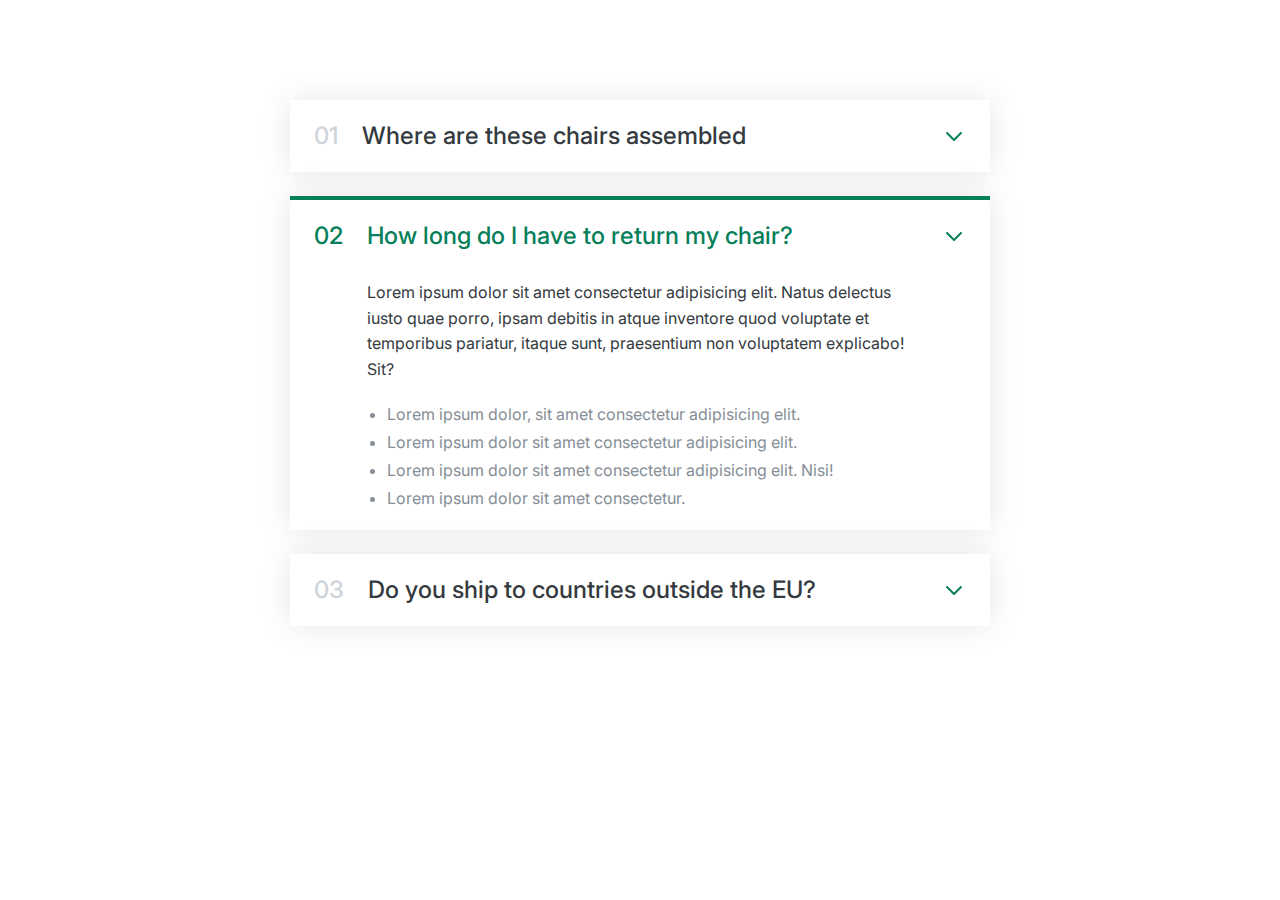
<file: Components/01-accordion.html>
<!DOCTYPE html>
<html lang="en">
  <head>
    <meta charset="UTF-8" />
    <meta http-equiv="X-UA-Compatible" content="IE=edge" />
    <meta name="viewport" content="width=device-width, initial-scale=1.0" />
    <title>Accordion Component</title>

    <!-- <link rel="preconnect" href="https://fonts.googleapis.com" />
    <link rel="preconnect" href="https://fonts.gstatic.com" crossorigin /> -->
    <link
      href="https://fonts.googleapis.com/css2?family=Inter:wght@400;500;700&display=swap"
      rel="stylesheet"
    />

    <style>
      /*
      SPACING SYSTEM (px)
      2 / 4 / 8 / 12 / 16 / 24 / 32 / 48 / 64 / 80 / 96 / 128

      FONT SIZE SYSTEM (px)
      10 / 12 / 14 / 16 / 18 / 20 / 24 / 30 / 36 / 44 / 52 / 62 / 74 / 86 / 98
      */

      /*
      MAIN COLOR: #087f5b
      GREY COLOR: #343a40
      */

      * {
        margin: 0;
        padding: 0;
        box-sizing: border-box;
      }

      /* ------------------------ */
      /* GENERAL STYLES */
      /* ------------------------ */
      body {
        font-family: "Inter", sans-serif;
        color: #343a40;
        line-height: 1;
      }

      .accordion {
        width: 700px;
        margin: 100px auto;

        display: flex;
        flex-direction: column;
        gap: 24px;
      }

      .item {
        box-shadow: 0 0 32px rgba(0, 0, 0, 0.1);
        padding: 24px;
        display: grid;
        grid-template-columns: auto 1fr auto;
        column-gap: 24px;
        row-gap: 32px;
        align-items: center;
      }
      .number,
      .text {
        font-size: 24px;
        font-weight: 500;
        /* color: #087f5b; */
      }

      .number {
        color: #ced4da;
      }

      .icon {
        width: 24px;
        stroke: #087f5b;
      }

      .hidden-box {
        grid-column: 2 /3;
        display: none;
      }

      .hidden-box p {
        line-height: 1.6;
        margin-bottom: 24px;
      }

      .hidden-box ul {
        color: #868e96;
        margin-left: 20px;
        display: flex;
        flex-direction: column;
        gap: 12px;
      }

      /* OPEN STATE */
      .open {
        border-top: 4px solid #087f5b;
      }

      .open .hidden-box {
        display: block;
      }

      .open .number,
      .open .text {
        color: #087f5b;
      }
    </style>
  </head>
  <body>
    <div class="accordion">
      <div class="item">
        <p class="number">01</p>
        <p class="text">Where are these chairs assembled</p>
        <svg
          xmlns="http://www.w3.org/2000/svg"
          class="icon"
          fill="none"
          viewBox="0 0 24 24"
          stroke="currentColor"
        >
          <path
            stroke-linecap="round"
            stroke-linejoin="round"
            stroke-width="2"
            d="M19 9l-7 7-7-7"
          />
        </svg>
        <div class="hidden-box">
          <p>
            Lorem ipsum dolor sit amet consectetur adipisicing elit. Natus
            delectus iusto quae porro, ipsam debitis in atque inventore quod
            voluptate et temporibus pariatur, itaque sunt, praesentium non
            voluptatem explicabo! Sit?
          </p>
          <ul>
            <li>Lorem ipsum dolor, sit amet consectetur adipisicing elit.</li>
            <li>Lorem ipsum dolor sit amet consectetur adipisicing elit.</li>
            <li>
              Lorem ipsum dolor sit amet consectetur adipisicing elit. Nisi!
            </li>
            <li>Lorem ipsum dolor sit amet consectetur.</li>
          </ul>
        </div>
      </div>

      <div class="item open">
        <p class="number">02</p>
        <p class="text">How long do I have to return my chair?</p>
        <svg
          xmlns="http://www.w3.org/2000/svg"
          class="icon"
          fill="none"
          viewBox="0 0 24 24"
          stroke="currentColor"
        >
          <path
            stroke-linecap="round"
            stroke-linejoin="round"
            stroke-width="2"
            d="M19 9l-7 7-7-7"
          />
        </svg>
        <div class="hidden-box">
          <p>
            Lorem ipsum dolor sit amet consectetur adipisicing elit. Natus
            delectus iusto quae porro, ipsam debitis in atque inventore quod
            voluptate et temporibus pariatur, itaque sunt, praesentium non
            voluptatem explicabo! Sit?
          </p>
          <ul>
            <li>Lorem ipsum dolor, sit amet consectetur adipisicing elit.</li>
            <li>Lorem ipsum dolor sit amet consectetur adipisicing elit.</li>
            <li>
              Lorem ipsum dolor sit amet consectetur adipisicing elit. Nisi!
            </li>
            <li>Lorem ipsum dolor sit amet consectetur.</li>
          </ul>
        </div>
      </div>

      <div class="item">
        <p class="number">03</p>
        <p class="text">Do you ship to countries outside the EU?</p>
        <svg
          xmlns="http://www.w3.org/2000/svg"
          class="icon"
          fill="none"
          viewBox="0 0 24 24"
          stroke="currentColor"
        >
          <path
            stroke-linecap="round"
            stroke-linejoin="round"
            stroke-width="2"
            d="M19 9l-7 7-7-7"
          />
        </svg>
        <div class="hidden-box">
          <p>
            Lorem ipsum dolor sit amet consectetur adipisicing elit. Natus
            delectus iusto quae porro, ipsam debitis in atque inventore quod
            voluptate et temporibus pariatur, itaque sunt, praesentium non
            voluptatem explicabo! Sit?
          </p>
          <ul>
            <li>Lorem ipsum dolor, sit amet consectetur adipisicing elit.</li>
            <li>Lorem ipsum dolor sit amet consectetur adipisicing elit.</li>
            <li>
              Lorem ipsum dolor sit amet consectetur adipisicing elit. Nisi!
            </li>
            <li>Lorem ipsum dolor sit amet consectetur.</li>
          </ul>
        </div>
      </div>
    </div>
  </body>
</html>
</file>
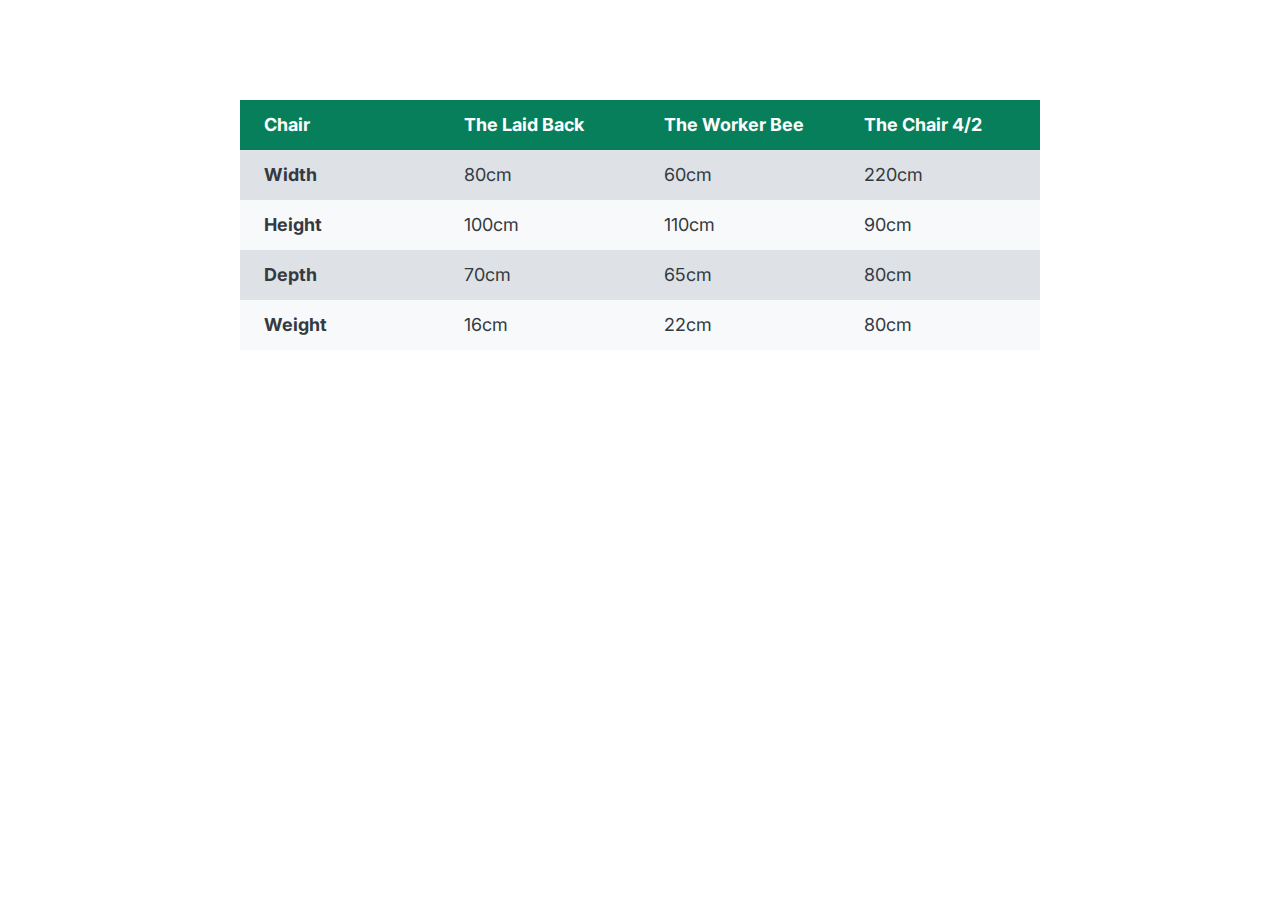
<file: Components/03-table.html>
<!DOCTYPE html>
<html lang="en">
  <head>
    <meta charset="UTF-8" />
    <meta http-equiv="X-UA-Compatible" content="IE=edge" />
    <meta name="viewport" content="width=device-width, initial-scale=1.0" />
    <title>Table</title>

    <!-- <link rel="preconnect" href="https://fonts.googleapis.com" />
    <link rel="preconnect" href="https://fonts.gstatic.com" crossorigin /> -->
    <link
      href="https://fonts.googleapis.com/css2?family=Inter:wght@400;500;700&display=swap"
      rel="stylesheet"
    />

    <style>
      /*
      SPACING SYSTEM (px)
      2 / 4 / 8 / 12 / 16 / 24 / 32 / 48 / 64 / 80 / 96 / 128

      FONT SIZE SYSTEM (px)
      10 / 12 / 14 / 16 / 18 / 20 / 24 / 30 / 36 / 44 / 52 / 62 / 74 / 86 / 98
      */

      /*
      MAIN COLOR: #087f5b
      GREY COLOR: #343a40
      */

      * {
        margin: 0;
        padding: 0;
        box-sizing: border-box;
      }

      /* ------------------------ */
      /* GENERAL STYLES */
      /* ------------------------ */
      body {
        font-family: "Inter", sans-serif;
        color: #343a40;
        line-height: 1;
        display: flex;
        justify-content: center;
      }

      table {
        width: 800px;
        margin-top: 100px;
        font-size: 18px;
        /* border: 1px solid #343a40; */
        border-collapse: collapse;
      }

      thead th {
        background-color: #087f5b;
        color: #fff;
        width: 25%;
      }

      tbody tr:nth-child(odd) {
        background-color: #dee2e6;
      }

      tbody tr:nth-child(even) {
        background-color: #f8f9fa;
      }

      th,
      td {
        /* border: 1px solid #343a40; */
        padding: 16px 24px;
        text-align: left;
      }
    </style>
  </head>
  <body>
    <table>
      <thead>
        <tr>
          <th>Chair</th>
          <th>The Laid Back</th>
          <th>The Worker Bee</th>
          <th>The Chair 4/2</th>
        </tr>
      </thead>

      <tbody>
        <tr>
          <th>Width</th>
          <td>80cm</td>
          <td>60cm</td>
          <td>220cm</td>
        </tr>
        <tr>
          <th>Height</th>
          <td>100cm</td>
          <td>110cm</td>
          <td>90cm</td>
        </tr>
        <tr>
          <th>Depth</th>
          <td>70cm</td>
          <td>65cm</td>
          <td>80cm</td>
        </tr>
        <tr>
          <th>Weight</th>
          <td>16cm</td>
          <td>22cm</td>
          <td>80cm</td>
        </tr>
      </tbody>
    </table>
  </body>
</html>
</file>
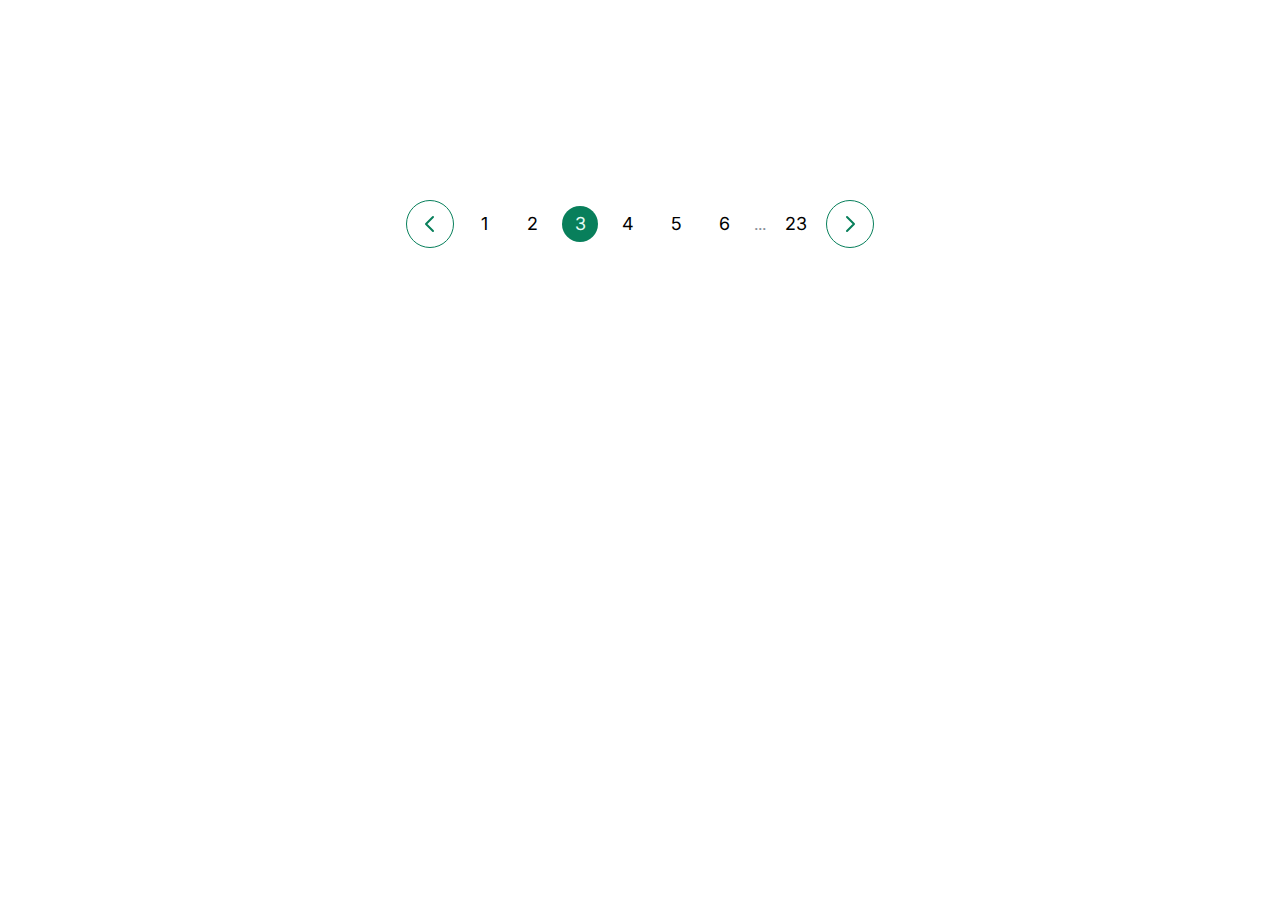
<file: Components/04-pagination.html>
<!DOCTYPE html>
<html lang="en">
  <head>
    <meta charset="UTF-8" />
    <meta http-equiv="X-UA-Compatible" content="IE=edge" />
    <meta name="viewport" content="width=device-width, initial-scale=1.0" />
    <title>Pagination</title>

    <!-- <link rel="preconnect" href="https://fonts.googleapis.com" />
    <link rel="preconnect" href="https://fonts.gstatic.com" crossorigin /> -->
    <link
      href="https://fonts.googleapis.com/css2?family=Inter:wght@400;500;700&display=swap"
      rel="stylesheet"
    />

    <style>
      /*
      SPACING SYSTEM (px)
      2 / 4 / 8 / 12 / 16 / 24 / 32 / 48 / 64 / 80 / 96 / 128

      FONT SIZE SYSTEM (px)
      10 / 12 / 14 / 16 / 18 / 20 / 24 / 30 / 36 / 44 / 52 / 62 / 74 / 86 / 98
      */

      /*
      MAIN COLOR: #087f5b
      GREY COLOR: #343a40
      */

      * {
        margin: 0;
        padding: 0;
        box-sizing: border-box;
      }

      /* ------------------------ */
      /* GENERAL STYLES */
      /* ------------------------ */
      body {
        font-family: "Inter", sans-serif;
        color: #343a40;
        line-height: 1;

        display: flex;
        justify-content: center;
        margin-top: 200px;
      }

      .container {
        display: flex;
        align-items: center;
        /* justify-content: center; */
        gap: 12px;
      }

      .btn {
        color: #087f5b;
        border: 1px solid #087f5b;
        height: 48px;
        width: 48px;
        border-radius: 50%;
        background: none;
        cursor: pointer;

        display: flex;
        align-items: center;
        justify-content: center;
      }

      .btn:hover {
        background-color: #087f5b;
        color: #e6fcf5;
      }

      .btn--icon {
        width: 24px;
      }

      .numbers:link,
      .numbers:visited {
        display: flex;
        align-items: center;
        justify-content: center;

        height: 36px;
        width: 36px;
        border-radius: 50%;
        font-size: 18px;
        text-decoration: none;
        color: #000;
      }

      .numbers:hover,
      .numbers:active,
      .numbers.active {
        background-color: #087f5b;
        color: #e6fcf5;
      }

      .dots {
        color: #868e96;
      }
    </style>
  </head>
  <body>
    <div class="container">
      <button class="btn">
        <svg
          xmlns="http://www.w3.org/2000/svg"
          class="btn--icon"
          fill="none"
          viewBox="0 0 24 24"
          stroke="currentColor"
        >
          <path
            stroke-linecap="round"
            stroke-linejoin="round"
            stroke-width="2"
            d="M15 19l-7-7 7-7"
          />
        </svg>
      </button>
      <a href="#" class="numbers">1</a>
      <a href="#" class="numbers">2</a>
      <a href="#" class="numbers active">3</a>
      <a href="#" class="numbers">4</a>
      <a href="#" class="numbers">5</a>
      <a href="#" class="numbers">6</a>
      <span class="dots">...</span>
      <a href="#" class="numbers">23</a>
      <button class="btn">
        <svg
          xmlns="http://www.w3.org/2000/svg"
          class="btn--icon"
          fill="none"
          viewBox="0 0 24 24"
          stroke="currentColor"
        >
          <path
            stroke-linecap="round"
            stroke-linejoin="round"
            stroke-width="2"
            d="M9 5l7 7-7 7"
          />
        </svg>
      </button>
    </div>
  </body>
</html>
</file>
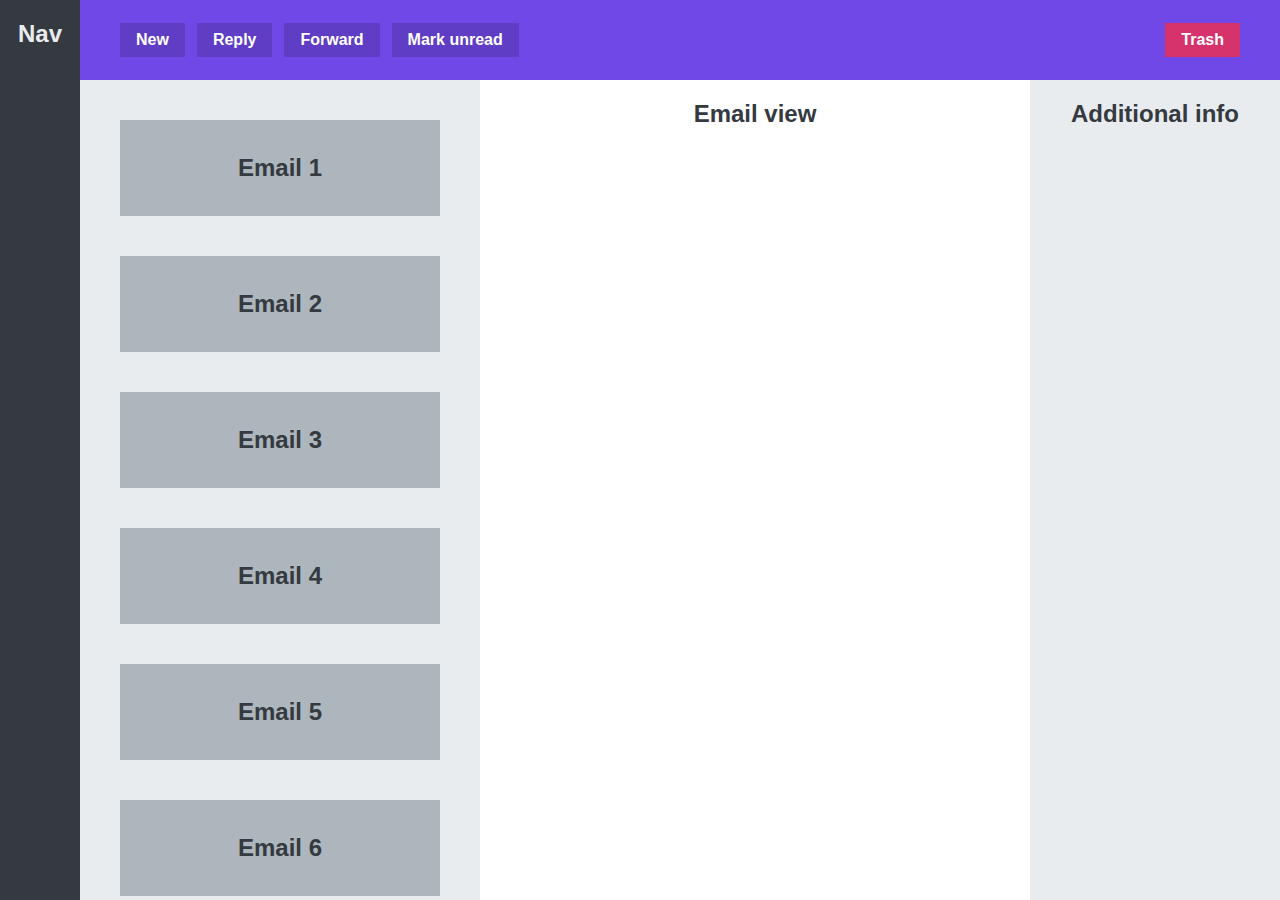
<file: Components/06-app-layout.html>
<!DOCTYPE html>
<html lang="en">
  <head>
    <meta charset="UTF-8" />
    <meta http-equiv="X-UA-Compatible" content="IE=edge" />
    <meta name="viewport" content="width=device-width, initial-scale=1.0" />
    <title>App Layout</title>
    <style>
      * {
        margin: 0;
        padding: 0;
        box-sizing: border-box;
      }

      body {
        font-family: sans-serif;
        color: #343a40;
        font-size: 24px;
        height: 100vh;
        text-align: center;
        font-weight: bold;

        display: grid;
        grid-template-columns: 80px 400px 1fr 250px;
        grid-template-rows: 80px 1fr;
      }

      nav,
      main,
      section,
      aside {
        padding-top: 20px;
      }

      nav {
        background-color: #343a40;
        color: #e9ecef;
        grid-row: 1 / -1;
      }

      menu {
        background-color: #7048e8;
        color: #e9ecef;
        grid-column: 2 / -1;
        display: flex;
        align-items: center;
        gap: 12px;
        padding: 0 40px;
      }

      button {
        display: inline-block;
        font-size: 16px;
        font-weight: bold;
        background-color: #5f3dc4;
        border: none;
        cursor: pointer;
        color: #fff;
        padding: 8px 16px;
      }

      button:last-child {
        background-color: #d6336c;
        margin-left: auto;
      }

      section {
        background-color: #e9ecef;
        padding: 40px;

        overflow: scroll;

        display: flex;
        flex-direction: column;
        gap: 40px;
      }

      .email {
        background-color: #adb5bd;
        height: 96px;
        flex-shrink: 0;

        display: flex;
        align-items: center;
        justify-content: center;
      }

      aside {
        background-color: #e9ecef;
      }
    </style>
  </head>
  <body>
    <nav>Nav</nav>
    <menu>
      <button>New</button>
      <button>Reply</button>
      <button>Forward</button>
      <button>Mark unread</button>
      <button>Trash</button>
    </menu>
    <section>
      <div class="email">Email 1</div>
      <div class="email">Email 2</div>
      <div class="email">Email 3</div>
      <div class="email">Email 4</div>
      <div class="email">Email 5</div>
      <div class="email">Email 6</div>
      <div class="email">Email 7</div>
      <div class="email">Email 8</div>
      <div class="email">Email 9</div>
      <div class="email">Email 10</div>
    </section>
    <main>Email view</main>
    <aside>Additional info</aside>
  </body>
</html>
</file>
